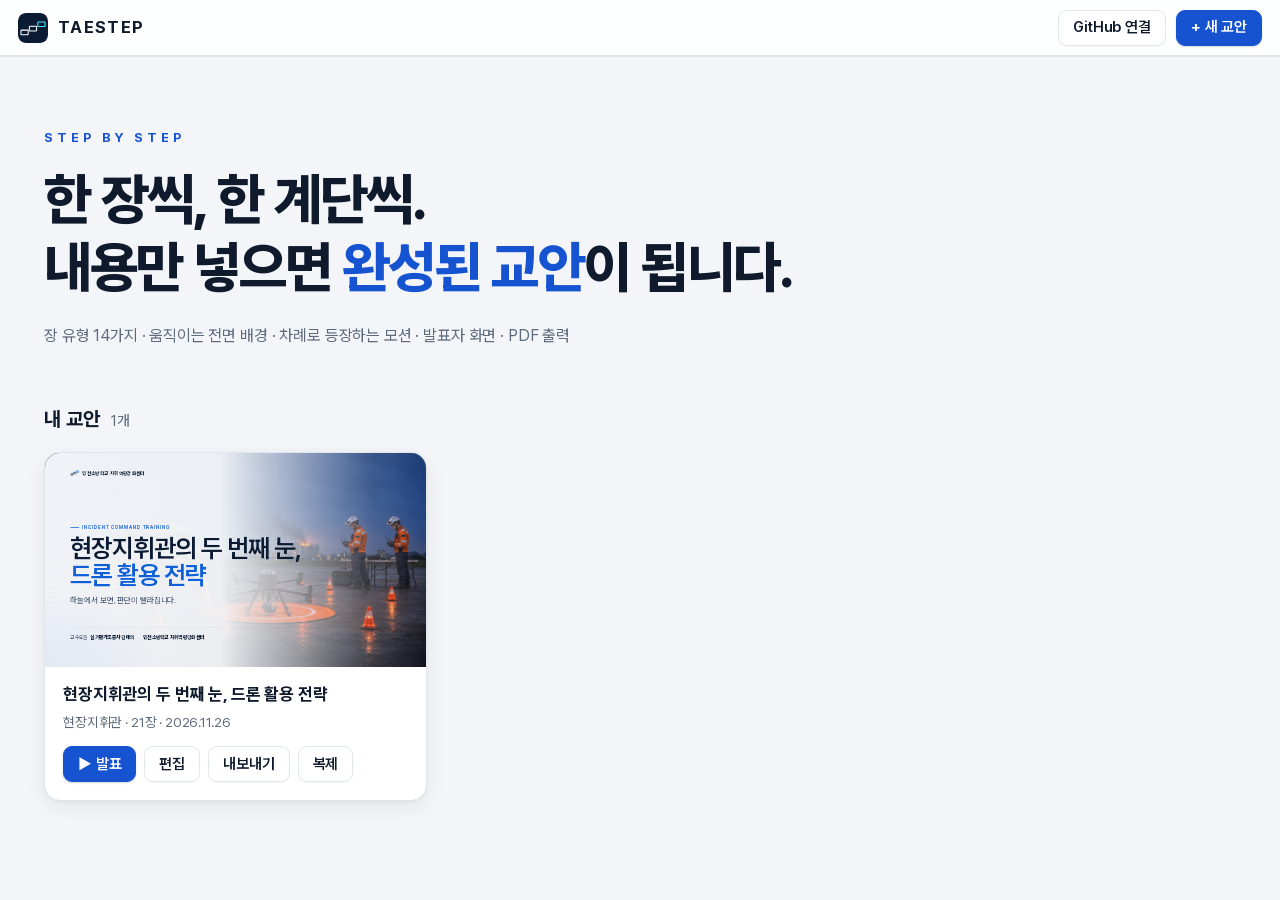
<file: taestep/index.html>
<!doctype html>
<html lang="ko">
<head>
<meta charset="utf-8"><meta name="viewport" content="width=device-width, initial-scale=1"><meta name="theme-color" content="#FFFFFF"><link rel="icon" href="icon.svg" type="image/svg+xml"><link rel="apple-touch-icon" href="icon-192.png"><link rel="manifest" href="manifest.webmanifest"><link rel="preload" href="ts/fonts/PretendardVariable.woff2" as="font" type="font/woff2" crossorigin><link rel="stylesheet" href="ts/fonts.css"><link rel="stylesheet" href="ts/engine.css"><link rel="stylesheet" href="ts/app.css">
<title>TAESTEP</title>
</head>
<body class="home">
<header class="top">
  <a class="brand" href="./"><img src="icon.svg" alt=""><b>TAESTEP</b></a>
  <span class="sp"></span>
  <button id="btGh" class="btn ghost">GitHub 연결</button>
  <button id="btInstall" class="btn ghost" hidden>앱으로 설치</button>
  <button id="btNew" class="btn pri">+ 새 교안</button>
</header>
<main class="home-main">
  <section class="hero">
    <p class="eyebrow">STEP BY STEP</p>
    <h1>한 장씩, 한 계단씩.<br>내용만 넣으면 <em>완성된 교안</em>이 됩니다.</h1>
    <p class="sub">장 유형 14가지 · 움직이는 전면 배경 · 차례로 등장하는 모션 · 발표자 화면 · PDF 출력</p>
  </section>
  <section>
    <div class="sec-head"><h2>내 교안</h2><span id="count" class="muted"></span></div>
    <div id="decks" class="deck-grid"><p class="muted">불러오는 중…</p></div>
  </section>
</main>
<div id="modal" class="modal" hidden></div>
<div id="toast" class="toast" hidden></div>
<script src="ts/icons.js"></script><script src="ts/engine.js"></script><script src="ts/store.js"></script><script src="ts/export.js"></script><script src="ts/home.js"></script>
</body>
</html>
</file>
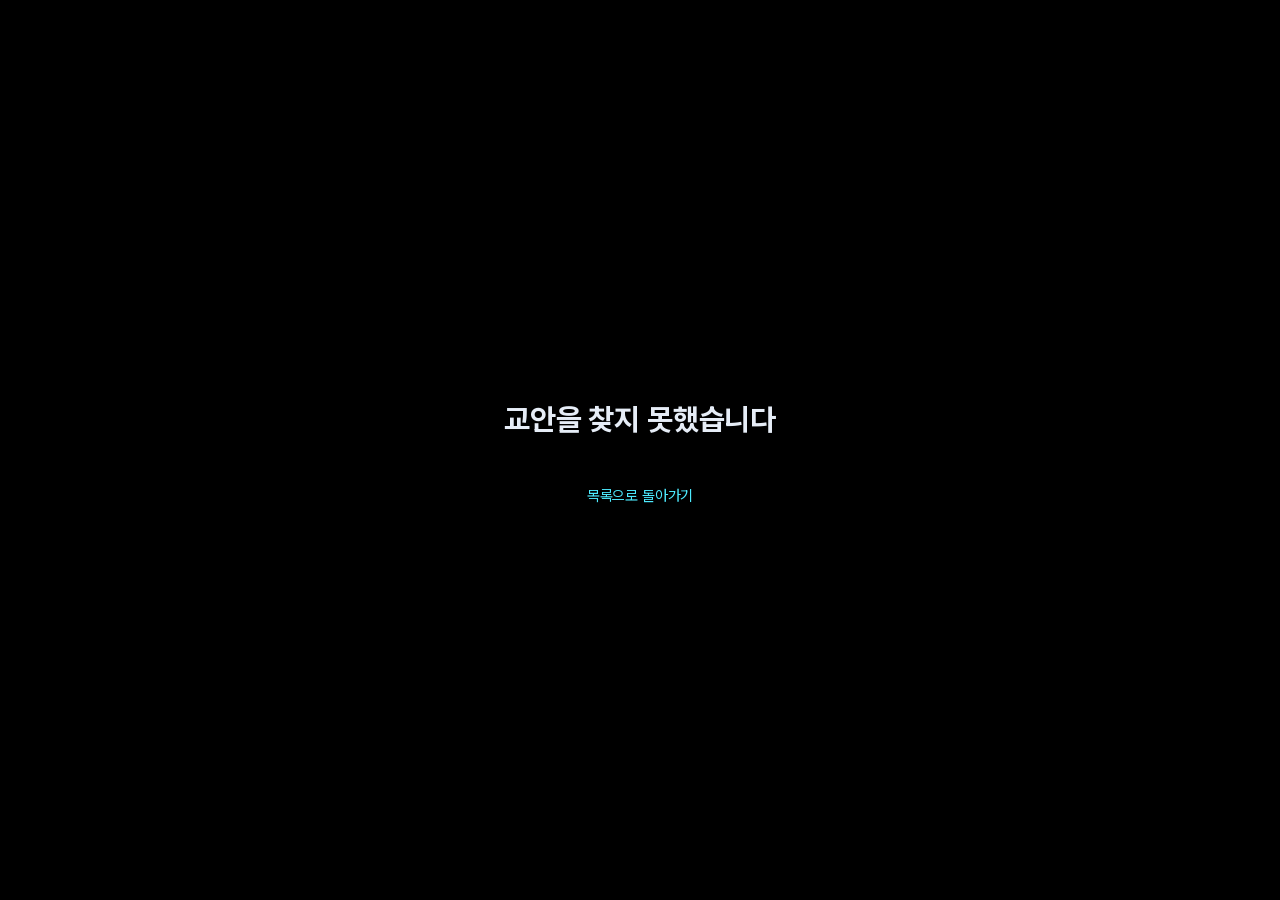
<file: taestep/play.html>
<!doctype html>
<html lang="ko">
<head>
<meta charset="utf-8"><meta name="viewport" content="width=device-width, initial-scale=1"><meta name="theme-color" content="#0B1B33"><link rel="icon" href="icon.svg" type="image/svg+xml"><link rel="apple-touch-icon" href="icon-192.png"><link rel="manifest" href="manifest.webmanifest"><link rel="preload" href="ts/fonts/PretendardVariable.woff2" as="font" type="font/woff2" crossorigin><link rel="stylesheet" href="ts/fonts.css"><link rel="stylesheet" href="ts/engine.css"><link rel="stylesheet" href="ts/app.css">
<title>TAESTEP 발표</title>
</head>
<body class="play">
<div id="wrap"><div id="stage" class="ts-stage ts-live"></div></div>
<div id="bar" class="play-bar">
  <button id="btPrev" title="이전 (←)">◀</button><span class="pg"><b id="pgNow">1</b> / <span id="pgAll">1</span></span><button id="btNext" title="다음 (→ · 스페이스)">▶</button>
  <i></i><button id="btGrid" title="전체 장 보기 (G)">전체 장</button><button id="btNotes" title="발표 노트 (N)">노트</button><button id="btPres" title="발표자 화면 (P)">발표자 화면</button><button id="btFull" title="전체 화면 (F)">전체 화면</button><button id="btExit" title="나가기 (Esc)">나가기</button>
</div>
<aside id="notes" class="play-notes" hidden><h4>발표 노트</h4><div id="notesText"></div></aside>
<div id="overview" class="play-ov" hidden><div class="ov-head"><b>전체 장</b><button id="ovClose">닫기 (Esc)</button></div><div class="ov-grid"></div></div>
<script src="ts/icons.js"></script><script src="ts/engine.js"></script><script src="ts/store.js"></script><script src="ts/play.js"></script>
</body>
</html>
</file>
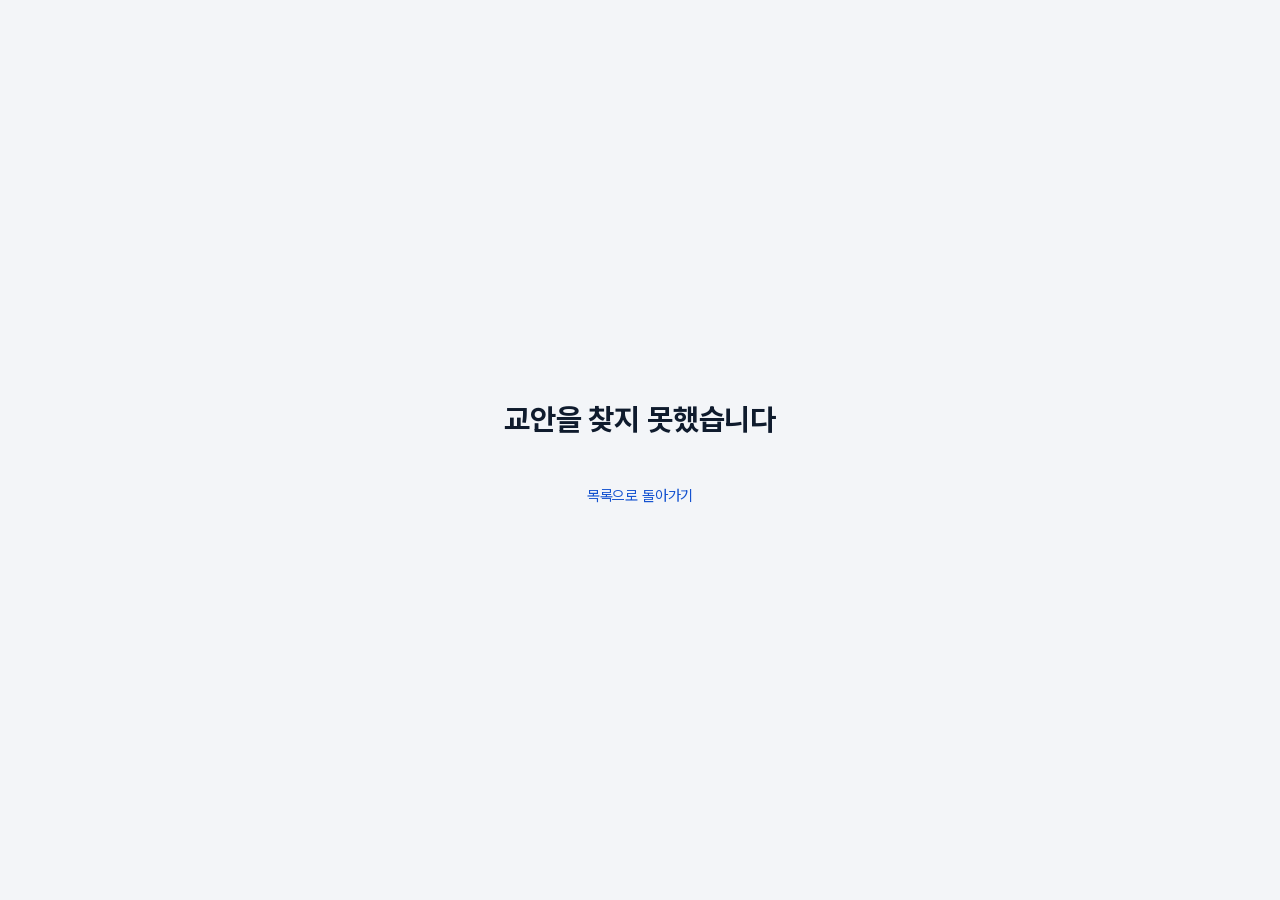
<file: taestep/studio.html>
<!doctype html>
<html lang="ko">
<head>
<meta charset="utf-8"><meta name="viewport" content="width=device-width, initial-scale=1"><meta name="theme-color" content="#FFFFFF"><link rel="icon" href="icon.svg" type="image/svg+xml"><link rel="apple-touch-icon" href="icon-192.png"><link rel="manifest" href="manifest.webmanifest"><link rel="preload" href="ts/fonts/PretendardVariable.woff2" as="font" type="font/woff2" crossorigin><link rel="stylesheet" href="ts/fonts.css"><link rel="stylesheet" href="ts/engine.css"><link rel="stylesheet" href="ts/app.css">
<title>TAESTEP 편집</title>
</head>
<body class="studio">
<header class="top">
  <a class="brand" href="./" title="교안 목록으로"><img src="icon.svg" alt=""><b>TAESTEP</b></a>
  <button id="btHome" class="btn ghost" title="교안 목록으로">← 목록</button>
  <input id="deckTitle" class="title-in" placeholder="교안 제목" spellcheck="false">
  <span id="state" class="state"></span>
  <span class="sp"></span>
  <button id="btUndo" class="btn ghost" title="되돌리기 (Ctrl+Z)">되돌리기</button>
  <button id="btRedo" class="btn ghost" title="다시 실행 (Ctrl+Y)">다시 실행</button>
  <button id="btMore" class="btn ghost">교안 설정</button>
  <button id="btExport" class="btn ghost" title="PPTX · PDF · 단독 HTML · 교안 파일 · 저장 이력">내보내기 ▾</button>
  <button id="btPlay" class="btn ghost" title="이 장부터 발표 (F5)">▶ 발표</button>
  <button id="btSave" class="btn pri" title="저장 (Ctrl+S)">저장</button>
</header>
<div class="studio-main">
  <aside class="rail"><div id="rail"></div><button id="btAdd" class="btn add">+ 장 추가</button></aside>
  <section class="canvas">
    <div id="tools" class="tools">
      <button data-tool="text" title="글상자 — 누른 뒤 넣을 자리를 클릭하거나 끌기">글상자</button><button data-tool="image" title="그림 (Ctrl+V · 끌어다 놓기도 됨)">그림</button><button data-tool="shape">도형</button><button data-tool="line">선</button><button data-tool="line:arrow">화살표</button><button data-tool="icon">아이콘</button><button data-tool="table">표</button><button data-tool="chart">차트</button>
      <i></i><button id="tCheck" title="글자 넘침 · 대비 · 작은 글자 · 여백을 찾아 고칩니다">디자인 점검</button><button id="tOutline" title="# 제목 / ## 장 / - 항목 / > 노트 형식의 개요로 장을 한꺼번에 만듭니다">개요로 만들기</button><button id="tFind" title="찾기 · 바꾸기 (Ctrl+F · Ctrl+H)">찾기</button>
      <i></i><button id="tSnap" title="다른 요소 · 화면 가운데 · 여백에 맞춰 붙음 (끌 때 Alt 로 잠깐 끄기)">자석</button><button id="tGrid" title="20px 격자에 맞추기">격자</button>
      <span class="sp"></span><button id="tExplode" title="장 유형으로 만든 장을 요소 단위로 풀어 자유롭게 고치기">요소로 풀기</button><button id="tHelp" title="단축키 (F1)">단축키</button>
    </div>
    <div class="canvas-in"><div id="view" class="view"></div></div>
    <div class="canvas-bar"><button id="btMotion" class="btn ghost">▶ 모션 보기</button><span class="sp"></span><button id="btUp" class="btn ghost" title="앞으로">↑</button><button id="btDown" class="btn ghost" title="뒤로">↓</button><button id="btHide" class="btn ghost" title="발표 · 인쇄에서 건너뛰기">숨기기</button><button id="btSec" class="btn ghost" title="장을 구역(챕터)으로 묶기">구역</button><button id="btDup" class="btn ghost">복제</button><button id="btDel" class="btn ghost danger">삭제</button></div>
  </section>
  <aside class="panel"><div class="tabs"><button data-tab="content" class="on">내용</button><button data-tab="el">요소</button><button data-tab="motion">모션</button><button data-tab="bg">배경</button><button data-tab="notes">노트</button></div><div id="panel" class="panel-body"></div></aside>
</div>
<div id="menu" class="menu" hidden></div>
<div id="modal" class="modal" hidden></div>
<div id="toast" class="toast" hidden></div>
<script src="ts/icons.js"></script><script src="ts/engine.js"></script><script src="ts/store.js"></script><script src="ts/export.js"></script><script src="ts/outline.js"></script><script src="ts/check.js"></script><script src="ts/edit.js"></script><script src="ts/studio.js"></script>
</body>
</html>
</file>
<file: taestep/ts/fonts.css>
/* Pretendard (SIL Open Font License 1.1) — 발표장 인터넷 사정과 상관없이 같은 글꼴로 보이게 앱에 넣어 둠 */
@font-face { font-family: 'Pretendard Variable'; font-weight: 45 920; font-style: normal; font-display: swap; src: url('fonts/PretendardVariable.woff2') format('woff2-variations'); }
</file>
<file: taestep/ts/engine.css>
/* TAESTEP 슬라이드 엔진 — 디자인 체계
   한 장은 1920×1080 고정 좌표로 그리고, 화면에 맞춰 통째로 확대·축소한다.
   장 유형(layout)마다 배치·글자 크기·여백이 정해져 있어, 내용만 넣어도 같은 품질이 나온다. */

/* ---------- 테마 ---------- */
.ts-slide {
  --font: 'Pretendard Variable', Pretendard, 'Noto Sans KR', 'Noto Sans CJK KR', 'Apple SD Gothic Neo', 'Malgun Gothic', system-ui, sans-serif;
  --mono: 'JetBrains Mono', 'SFMono-Regular', ui-monospace, Consolas, 'Noto Sans KR', monospace;
  --bg: #06101E; --bg2: #0B1B33; --fg: #EAF0F8; --title: #FFFFFF; --muted: #93A4BC;
  --line: rgba(255, 255, 255, .14); --card: rgba(11, 27, 51, .58); --card-line: rgba(255, 255, 255, .13);
  --accent: #4DEBFF; --accent-ink: #04121F; --shade: 6, 16, 30; --glow: rgba(77, 235, 255, .18);
}
.ts-slide.T-ember {
  --bg: #0A0A0D; --bg2: #18110E; --fg: #F2ECE6; --title: #FFFFFF; --muted: #A99C92;
  --card: rgba(28, 18, 13, .6); --accent: #FF7A29; --accent-ink: #1A0B02; --shade: 10, 10, 13; --glow: rgba(255, 122, 41, .2);
}
.ts-slide.T-paper {
  --bg: #F4F6FA; --bg2: #FFFFFF; --fg: #1B2A41; --title: #0B1B33; --muted: #5C6C84;
  --line: rgba(11, 27, 51, .14); --card: rgba(255, 255, 255, .86); --card-line: rgba(11, 27, 51, .12);
  --accent: #0E5FD8; --accent-ink: #FFFFFF; --shade: 244, 246, 250; --glow: rgba(14, 95, 216, .12);
}

/* ---------- 무대 ---------- */
.ts-stage { position: relative; width: 1920px; height: 1080px; transform-origin: 0 0; overflow: hidden; background: #000; }
.ts-slide {
  position: absolute; inset: 0; width: 1920px; height: 1080px; overflow: hidden; box-sizing: border-box;
  color: var(--fg); background: var(--bg); font-family: var(--font); font-size: 30px; line-height: 1.4;
  letter-spacing: -.012em; word-break: keep-all; overflow-wrap: break-word; -webkit-font-smoothing: antialiased;
}
.ts-slide *, .ts-slide *::before, .ts-slide *::after { box-sizing: border-box; }
.ts-slide em { font-style: normal; color: var(--accent); }
.ts-slide h1, .ts-slide h2, .ts-slide h3, .ts-slide p, .ts-slide ul, .ts-slide ol { margin: 0; padding: 0; }
.ts-slide li { list-style: none; }

/* ---------- 배경 ---------- */
.ts-bg, .ts-bg > * { position: absolute; inset: 0; }
.ts-bg-img { background-size: cover; background-position: center; will-change: transform; }
video.ts-bg-img { width: 100%; height: 100%; object-fit: cover; }
.ts-bg-zoom > .ts-bg-img { position: absolute; inset: 0; }
.ts-img { position: absolute; inset: 0; width: 100%; height: 100%; object-fit: cover; display: block; max-width: none; }
.ts-bg-shade { --dim: .7; }
.ts-bg-shade.tone-full { background: rgba(var(--shade), var(--dim)); }
.ts-bg-shade.tone-left { background: linear-gradient(90deg, rgba(var(--shade), calc(var(--dim) + .25)) 0%, rgba(var(--shade), var(--dim)) 38%, rgba(var(--shade), calc(var(--dim) * .25)) 72%, rgba(var(--shade), 0) 100%); }
.ts-bg-shade.tone-right { background: linear-gradient(270deg, rgba(var(--shade), calc(var(--dim) + .25)) 0%, rgba(var(--shade), var(--dim)) 38%, rgba(var(--shade), calc(var(--dim) * .25)) 72%, rgba(var(--shade), 0) 100%); }
.ts-bg-shade.tone-bottom { background: linear-gradient(0deg, rgba(var(--shade), calc(var(--dim) + .25)) 0%, rgba(var(--shade), var(--dim)) 30%, rgba(var(--shade), calc(var(--dim) * .2)) 62%, rgba(var(--shade), 0) 100%); }
.ts-bg-shade.tone-none { background: none; }
/* 밝은 테마(페이퍼): 글자 쪽은 거의 흰 면으로 덮고 반대쪽에서 사진이 또렷하게 드러난다 (어두운 글자가 사진 위에 직접 놓이지 않게) */
.ts-slide.T-paper .ts-bg-shade.tone-full { background: rgba(var(--shade), max(var(--dim), .9)); }
.ts-slide.T-paper .ts-bg-shade.tone-left { background: linear-gradient(90deg, rgba(var(--shade), .98) 0%, rgba(var(--shade), .96) 46%, rgba(var(--shade), .62) 64%, rgba(var(--shade), .14) 86%, rgba(var(--shade), 0) 100%); }
.ts-slide.T-paper .ts-bg-shade.tone-right { background: linear-gradient(270deg, rgba(var(--shade), .98) 0%, rgba(var(--shade), .96) 46%, rgba(var(--shade), .62) 64%, rgba(var(--shade), .14) 86%, rgba(var(--shade), 0) 100%); }
.ts-slide.T-paper .ts-bg-shade.tone-bottom { background: linear-gradient(0deg, rgba(var(--shade), .98) 0%, rgba(var(--shade), .95) 30%, rgba(var(--shade), .55) 48%, rgba(var(--shade), 0) 74%); }
.ts-slide.T-paper .ts-card { box-shadow: 0 1px 2px rgba(11, 27, 51, .05), 0 14px 36px rgba(11, 27, 51, .09); }
.ts-slide.T-paper .ts-prog { box-shadow: none; }
.ts-slide.T-paper .ts-lead { color: #46566E; }
/* 그림이 없어도 밋밋하지 않게: 천천히 움직이는 빛 + 가는 격자 + 가장자리 어둡게 */
.ts-bg-fx { pointer-events: none; }
.ts-bg-fx::before {
  content: ''; position: absolute; inset: -20%;
  background: radial-gradient(38% 42% at 78% 22%, var(--glow), transparent 70%), radial-gradient(34% 40% at 12% 88%, var(--glow), transparent 70%);
  opacity: .9;
}
.ts-bg-fx::after {
  content: ''; position: absolute; inset: 0;
  background-image: linear-gradient(var(--line) 1px, transparent 1px), linear-gradient(90deg, var(--line) 1px, transparent 1px);
  background-size: 96px 96px; opacity: .22;
  -webkit-mask-image: radial-gradient(90% 90% at 50% 50%, transparent 30%, #000 100%); mask-image: radial-gradient(90% 90% at 50% 50%, transparent 30%, #000 100%);
}
.ts-slide.has-img .ts-bg-fx::after { opacity: .1; }
.ts-slide.has-img .ts-bg-fx::before { opacity: .5; }
.ts-slide:not(.has-img) .ts-bg { background: linear-gradient(135deg, var(--bg2), var(--bg) 62%); }

/* ---------- 공통 틀 ---------- */
.ts-body { position: absolute; inset: 0; padding: 92px 128px 118px; display: flex; flex-direction: column; }
.ts-head { flex: none; margin-bottom: 40px; max-width: 1560px; }
.ts-kicker { display: flex; align-items: center; gap: 16px; font-size: 23px; font-weight: 600; letter-spacing: .16em; text-transform: uppercase; color: var(--accent); margin-bottom: 22px; }
.ts-kicker i { display: block; width: 44px; height: 4px; background: var(--accent); border-radius: 2px; }
.ts-title { font-size: calc(72px * var(--tz, 1)); font-weight: 600; line-height: 1.18; letter-spacing: -.035em; color: var(--title); text-wrap: balance; }
.ts-lead { margin-top: 20px; font-size: 34px; font-weight: 400; color: var(--muted); line-height: 1.45; text-wrap: pretty; }
.ts-main { flex: 1; min-height: 0; display: flex; flex-direction: column; justify-content: center; }
.ts-fit { width: 100%; }
.ts-source { position: absolute; left: 128px; right: 128px; bottom: 74px; font-size: 21px; color: var(--muted); opacity: .85; white-space: nowrap; overflow: hidden; text-overflow: ellipsis; }
.ts-foot { position: absolute; left: 128px; right: 128px; bottom: 30px; height: 30px; display: flex; align-items: center; gap: 14px; font-size: 19px; color: var(--muted); }
.ts-mark { display: flex; width: 34px; height: 24px; color: var(--title); flex: none; }
.ts-mark svg { width: 100%; height: 100%; }
.ts-foot-t { flex: 1; white-space: nowrap; overflow: hidden; text-overflow: ellipsis; letter-spacing: .01em; }
.ts-foot-n { font-family: var(--mono); font-weight: 600; letter-spacing: .08em; color: var(--fg); }
.ts-foot-n b { color: var(--accent); font-weight: 600; margin: 0 4px; }
.ts-prog { position: absolute; left: 0; bottom: 0; height: 5px; background: var(--accent); box-shadow: 0 0 18px var(--accent); }
.ts-card { background: var(--card); border: 1px solid var(--card-line); border-radius: 22px; -webkit-backdrop-filter: blur(14px) saturate(1.2); backdrop-filter: blur(14px) saturate(1.2); }

/* ---------- 표지 ---------- */
.L-cover .ts-body { justify-content: flex-end; padding-bottom: 132px; }
.L-cover .ts-org { position: absolute; top: 84px; left: 128px; display: flex; align-items: center; gap: 16px; font-size: 24px; font-weight: 600; letter-spacing: .04em; color: var(--fg); }
.L-cover .ts-org .ts-mark { width: 44px; height: 32px; }
.L-cover .ts-title { font-size: calc(128px * var(--tz, 1)); line-height: 1.06; letter-spacing: -.04em; max-width: 1400px; }
.L-cover .ts-lead { font-size: 40px; margin-top: 30px; color: var(--fg); opacity: .92; max-width: 1200px; }
.L-cover .ts-meta { margin-top: 54px; padding-top: 30px; border-top: 1px solid var(--line); display: flex; gap: 14px 44px; flex-wrap: wrap; font-size: 26px; color: var(--muted); max-width: 1300px; }
.L-cover .ts-meta b { color: var(--title); font-weight: 600; }
.L-cover .ts-foot, .L-cover .ts-prog { display: none; }

/* ---------- 장 구분 ---------- */
.L-section .ts-body { justify-content: center; }
.L-section .ts-num { font-family: var(--mono); font-size: 300px; font-weight: 600; line-height: .9; letter-spacing: -.04em; color: transparent; -webkit-text-stroke: 3px var(--accent); margin-left: -8px; opacity: .95; }
.L-section .ts-title { font-size: calc(112px * var(--tz, 1)); margin-top: 26px; max-width: 1400px; }
.L-section .ts-lead { font-size: 38px; margin-top: 26px; max-width: 1200px; }
.L-section .ts-stairs { position: absolute; right: 110px; bottom: 150px; width: 520px; height: 360px; color: var(--title); opacity: .38; }

/* ---------- 한 문장 ---------- */
.L-statement .ts-body { justify-content: center; }
.L-statement .ts-title { font-size: calc(108px * var(--tz, 1)); line-height: 1.2; max-width: 1560px; }
.L-statement .ts-lead { font-size: 40px; margin-top: 40px; max-width: 1300px; }
.L-statement .ts-kicker { margin-bottom: 40px; }

/* ---------- 항목 ---------- */
.L-bullets .ts-list { display: flex; flex-direction: column; }
.L-bullets .ts-item { display: flex; gap: 34px; align-items: baseline; padding: 20px 0; border-top: 1px solid var(--line); }
.L-bullets .ts-item:last-child { border-bottom: 1px solid var(--line); }
.L-bullets .ts-item .n { flex: none; width: 84px; font-family: var(--mono); font-size: 32px; font-weight: 600; color: var(--accent); }
.L-bullets .ts-item .t { font-size: 46px; font-weight: 600; color: var(--title); letter-spacing: -.02em; line-height: 1.25; }
.L-bullets .ts-item .d { margin-top: 6px; font-size: 31px; color: var(--muted); }

/* ---------- 숫자 ---------- */
.L-stat .ts-stats { display: grid; gap: 28px; grid-template-columns: repeat(var(--n, 3), 1fr); }
.L-stat .ts-stat { padding: 46px 40px 44px; min-height: 420px; position: relative; overflow: hidden; }
.L-stat .ts-stat::before { content: ''; position: absolute; left: 0; top: 0; width: 100%; height: 5px; background: linear-gradient(90deg, var(--accent), transparent); }
.L-stat .ts-stat .k { font-family: var(--mono); font-size: 24px; font-weight: 600; letter-spacing: .16em; color: var(--accent); }
.L-stat .ts-stat .v { display: flex; align-items: baseline; gap: 10px; margin-top: 14px; font-size: 150px; font-weight: 600; line-height: 1; letter-spacing: -.05em; color: var(--title); font-variant-numeric: tabular-nums; }
.L-stat .ts-stats[style*="--n:4"] .v { font-size: 128px; }
.L-stat .ts-stats[style*="--n:1"] { grid-template-columns: minmax(0, 1100px); }
.L-stat .ts-stats[style*="--n:1"] .ts-stat { min-height: 0; padding: 54px 60px; }
.L-stat .ts-stats[style*="--n:1"] .v { font-size: 260px; }
.L-stat .ts-stats[style*="--n:1"] .t { font-size: 44px; }
.L-stat .ts-stats[style*="--n:1"] .d { font-size: 32px; }
.L-stat .ts-stat .v small { font-size: .36em; font-weight: 600; letter-spacing: -.01em; color: var(--accent); }
.L-stat .ts-stat .t { margin-top: 26px; font-size: 38px; line-height: 1.25; font-weight: 600; color: var(--title); }
.L-stat .ts-stat .d { margin-top: 10px; font-size: 28px; color: var(--muted); }

/* ---------- 카드 ---------- */
.L-cards .ts-cards { display: grid; gap: 26px; grid-template-columns: repeat(var(--n, 3), 1fr); }
.L-cards .ts-cardi { padding: 44px 40px 46px; min-height: 460px; display: flex; flex-direction: column; }
.L-cards .ts-cardi .k { align-self: flex-start; font-family: var(--mono); font-size: 24px; font-weight: 600; letter-spacing: .04em; color: var(--accent-ink); background: var(--accent); padding: 5px 14px; border-radius: 8px; }
.L-cards .ts-cardi .t { margin-top: 32px; font-size: 46px; font-weight: 600; color: var(--title); letter-spacing: -.025em; line-height: 1.22; }
.L-cards .ts-cardi .d { margin-top: 20px; font-size: 30px; color: var(--fg); opacity: .86; line-height: 1.5; }

/* ---------- 좌우(글 + 그림) ---------- */
.L-split .ts-body { flex-direction: row; gap: 76px; align-items: stretch; }
.L-split.side-left .ts-body { flex-direction: row-reverse; }
.L-split .ts-col { flex: 1 1 0; min-width: 0; display: flex; flex-direction: column; justify-content: center; }
.L-split .ts-head { margin-bottom: 30px; }
.L-split .ts-title { font-size: calc(66px * var(--tz, 1)); }
.L-split .ts-text { font-size: 34px; line-height: 1.6; color: var(--fg); opacity: .92; }
.L-split .ts-points { margin-top: 26px; display: flex; flex-direction: column; gap: 16px; }
.L-split .ts-points li { position: relative; padding-left: 36px; font-size: 34px; line-height: 1.42; }
.L-split .ts-points li::before { content: ''; position: absolute; left: 0; top: .52em; width: 16px; height: 10px; border: 3px solid var(--accent); border-radius: 3px; }
.L-split .ts-points li b { color: var(--title); font-weight: 600; }
.L-split .ts-points li span { color: var(--muted); }
.L-split .ts-pic { flex: 1 1 0; min-width: 0; position: relative; border-radius: 26px; overflow: hidden; border: 1px solid var(--card-line); box-shadow: 0 40px 90px rgba(0, 0, 0, .45); background: var(--bg2); }

.L-split .ts-pic figcaption { position: absolute; left: 0; right: 0; bottom: 0; padding: 60px 30px 22px; font-size: 22px; color: #fff; background: linear-gradient(0deg, rgba(0, 0, 0, .72), transparent); }

/* ---------- 단계(계단) ---------- */
.L-steps .ts-main { justify-content: center; }
.L-steps .ts-steps { display: grid; gap: 22px; grid-template-columns: repeat(var(--n, 4), 1fr); align-items: end; }
.L-steps .ts-step { padding: 32px 30px 36px; min-height: 250px; margin-bottom: calc(var(--idx) * var(--lift, 52px)); position: relative; }
.L-steps .ts-step .n { font-family: var(--mono); font-size: 24px; font-weight: 600; letter-spacing: .16em; color: var(--accent); }
.L-steps .ts-step .t { margin-top: 16px; font-size: 40px; font-weight: 600; color: var(--title); letter-spacing: -.02em; line-height: 1.22; }
.L-steps .ts-step .d { margin-top: 12px; font-size: 28px; color: var(--muted); line-height: 1.45; }
.L-steps .ts-step.last { border-color: var(--accent); box-shadow: 0 0 0 1px var(--accent), 0 24px 70px var(--glow); }
.L-steps .ts-step.last .t { color: var(--accent); }

/* ---------- 비교 ---------- */
.L-compare .ts-cmp { display: grid; grid-template-columns: 1fr 1fr; gap: 30px; }
.L-compare .ts-side { padding: 50px 52px 56px; min-height: 480px; }
.L-compare .ts-side .k { font-size: 24px; font-weight: 600; letter-spacing: .12em; color: var(--muted); }
.L-compare .ts-side .t { margin-top: 12px; font-size: 58px; font-weight: 600; color: var(--title); letter-spacing: -.025em; }
.L-compare .ts-side ul { margin-top: 26px; display: flex; flex-direction: column; gap: 18px; }
.L-compare .ts-side li { position: relative; padding-left: 32px; font-size: 34px; line-height: 1.42; }
.L-compare .ts-side li::before { content: ''; position: absolute; left: 0; top: .6em; width: 14px; height: 3px; background: var(--muted); }
.L-compare .ts-side.b { border-color: var(--accent); box-shadow: 0 0 0 1px var(--accent), 0 24px 70px var(--glow); }
.L-compare .ts-side.b .k, .L-compare .ts-side.b .t { color: var(--accent); }
.L-compare .ts-side.b li::before { background: var(--accent); }

/* ---------- 인용 ---------- */
.L-quote .ts-body { justify-content: center; padding-left: 200px; padding-right: 200px; }
.L-quote .ts-q { font-family: Georgia, serif; font-size: 220px; line-height: .6; color: var(--accent); height: 110px; }
.L-quote .ts-title { font-size: calc(76px * var(--tz, 1)); font-weight: 600; line-height: 1.34; }
.L-quote .ts-by { margin-top: 44px; display: flex; align-items: center; gap: 18px; font-size: 30px; color: var(--muted); }
.L-quote .ts-by::before { content: ''; width: 60px; height: 3px; background: var(--accent); }

/* ---------- 진행 순서 ---------- */
.L-agenda .ts-rows { display: flex; flex-direction: column; position: relative; }
.L-agenda .ts-rows::before { content: ''; position: absolute; left: 196px; top: 18px; bottom: 18px; width: 2px; background: var(--line); }
.L-agenda .ts-row { display: flex; align-items: baseline; gap: 0; padding: 24px 0; }
.L-agenda .ts-row .k { flex: none; width: 170px; font-family: var(--mono); font-size: 34px; font-weight: 600; color: var(--accent); letter-spacing: .04em; }
.L-agenda .ts-row .dot { flex: none; width: 70px; position: relative; align-self: stretch; }
.L-agenda .ts-row .dot::before { content: ''; position: absolute; left: 18px; top: .55em; width: 18px; height: 12px; border: 3px solid var(--accent); border-radius: 3px; background: var(--bg); }
.L-agenda .ts-row .t { font-size: 48px; font-weight: 600; color: var(--title); letter-spacing: -.02em; }
.L-agenda .ts-row .d { margin-top: 6px; font-size: 31px; color: var(--muted); }

/* ---------- 표 ---------- */
.L-table table { width: 100%; border-collapse: separate; border-spacing: 0; font-size: 32px; overflow: hidden; }
.L-table th { text-align: left; padding: 22px 30px; font-size: 27px; font-weight: 600; letter-spacing: .04em; color: var(--accent); background: rgba(var(--shade), .5); border-bottom: 2px solid var(--accent); }
.L-table td { padding: 26px 30px; border-bottom: 1px solid var(--line); vertical-align: top; line-height: 1.4; }
.L-table tr:last-child td { border-bottom: 0; }
.L-table td:first-child { font-weight: 600; color: var(--title); }

/* ---------- 사진 ---------- */
.L-photo .ts-body { justify-content: flex-end; padding-bottom: 130px; }
.L-photo .ts-title { font-size: calc(72px * var(--tz, 1)); max-width: 1400px; }
.L-photo .ts-lead { font-size: 32px; color: var(--fg); }

/* ---------- 마무리 ---------- */
.L-closing .ts-body { justify-content: center; align-items: center; text-align: center; }
.L-closing .ts-kicker { justify-content: center; }
.L-closing .ts-kicker i { display: none; }
.L-closing .ts-title { font-size: calc(104px * var(--tz, 1)); line-height: 1.16; max-width: 1560px; }
.L-closing .ts-lead { font-size: 40px; margin-top: 30px; }
.L-closing .ts-chips { margin-top: 62px; display: grid; grid-template-columns: repeat(var(--n, 3), auto); gap: 20px; justify-content: center; max-width: 1660px; }
.L-closing .ts-chip { padding: 26px 36px; border-radius: 18px; font-size: 34px; font-weight: 600; text-align: left; display: flex; gap: 16px; align-items: baseline; }
.L-closing .ts-chip .n { font-family: var(--mono); font-size: 25px; font-weight: 600; color: var(--accent); }
.L-closing .ts-meta { margin-top: 56px; font-size: 28px; color: var(--muted); }

/* ---------- 자유 요소 (글상자 · 그림 · 도형 · 선 · 아이콘 · 표 · 차트) ---------- */
.ts-els { position: absolute; inset: 0; pointer-events: none; }
.ts-el { position: absolute; pointer-events: auto; }
.ts-el .tx { width: 100%; height: 100%; display: flex; flex-direction: column; overflow: visible; }
.ts-el .tx-in { width: 100%; outline: none; min-height: 1em; flex: none; }
.ts-el .tx-in ul, .ts-el .tx-in ol { padding-left: 1.3em; }
.ts-el .tx-in ul > li { list-style: disc; } .ts-el .tx-in ol > li { list-style: decimal; }
.ts-el .tx-in li::marker { color: var(--accent); }
.ts-el .tx-in mark { background: var(--accent); color: var(--accent-ink); padding: 0 .12em; border-radius: .12em; }
.ts-el-shape .ts-shp { position: absolute; inset: 0; width: 100%; height: 100%; }
.ts-el-shape .sh-tx { position: absolute; inset: 0; justify-content: center; padding: 14px 20px; }
.ts-imgbox { position: absolute; inset: 0; overflow: hidden; background: rgba(var(--shade), .5); }
.ts-ph { position: absolute; inset: 0; display: flex; align-items: center; justify-content: center; font-size: 26px; color: var(--muted); border: 2px dashed var(--line); border-radius: inherit; }
.ts-el-line { pointer-events: none; } .ts-el-line .hit { pointer-events: stroke; }
.ts-ico, .ts-chart { width: 100%; height: 100%; display: block; }
.ts-chart text { font-family: var(--font); }
.ts-tbl { width: 100%; height: 100%; border-collapse: separate; border-spacing: 0; overflow: hidden; table-layout: fixed; }
.ts-tbl td { padding: .55em .8em; border-bottom: 1px solid var(--line); vertical-align: middle; line-height: 1.35; outline: none; }
.ts-tbl tr:last-child td { border-bottom: 0; }
.ts-tbl.head tr:first-child td { font-weight: 600; color: var(--accent); background: rgba(var(--shade), .5); border-bottom: 2px solid var(--accent); }
.ts-tbl.stripe tr:nth-child(even) td { background: rgba(127, 127, 127, .09); }
.ts-el.is-hidden { opacity: .25; }

/* ---------- 모션 ---------- */
@keyframes ts-rise { from { opacity: 0; transform: translate3d(0, 34px, 0); filter: blur(10px); } to { opacity: 1; transform: none; filter: blur(0); } }
@keyframes ts-pop { from { opacity: 0; transform: translate3d(0, 26px, 0) scale(.97); } to { opacity: 1; transform: none; } }
@keyframes ts-grow { from { transform: scaleX(0); } to { transform: scaleX(1); } }
@keyframes kb-zoom-in { from { transform: scale(1.02); } to { transform: scale(calc(1.02 + .14 * var(--kb-amt, 1))); } }
@keyframes kb-zoom-out { from { transform: scale(calc(1.02 + .16 * var(--kb-amt, 1))); } to { transform: scale(1.02); } }
@keyframes kb-pan-left { from { transform: scale(calc(1.04 + .1 * var(--kb-amt, 1))) translate3d(calc(3.5% * var(--kb-amt, 1)), 0, 0); } to { transform: scale(calc(1.04 + .1 * var(--kb-amt, 1))) translate3d(calc(-3.5% * var(--kb-amt, 1)), 0, 0); } }
@keyframes kb-pan-right { from { transform: scale(calc(1.04 + .1 * var(--kb-amt, 1))) translate3d(calc(-3.5% * var(--kb-amt, 1)), 0, 0); } to { transform: scale(calc(1.04 + .1 * var(--kb-amt, 1))) translate3d(calc(3.5% * var(--kb-amt, 1)), 0, 0); } }
@keyframes kb-rise { from { transform: scale(calc(1.04 + .1 * var(--kb-amt, 1))) translate3d(0, calc(3% * var(--kb-amt, 1)), 0); } to { transform: scale(calc(1.04 + .1 * var(--kb-amt, 1))) translate3d(0, calc(-3% * var(--kb-amt, 1)), 0); } }
@keyframes kb-fall { from { transform: scale(calc(1.04 + .1 * var(--kb-amt, 1))) translate3d(0, calc(-3% * var(--kb-amt, 1)), 0); } to { transform: scale(calc(1.04 + .1 * var(--kb-amt, 1))) translate3d(0, calc(3% * var(--kb-amt, 1)), 0); } }
@keyframes fx-drift { from { transform: translate3d(-3%, -2%, 0) rotate(0deg); } to { transform: translate3d(3%, 2%, 0) rotate(6deg); } }
@keyframes ts-leave { from { opacity: 1; } to { opacity: 0; } }
@keyframes t-fade-in { from { opacity: 0; } to { opacity: 1; } }
@keyframes t-hold { from { opacity: 1; } to { opacity: 1; } }
@keyframes t-from-right { from { transform: translate3d(100%, 0, 0); } to { transform: none; } }
@keyframes t-from-left { from { transform: translate3d(-100%, 0, 0); } to { transform: none; } }
@keyframes t-to-left { from { transform: none; } to { transform: translate3d(-100%, 0, 0); } }
@keyframes t-to-right { from { transform: none; } to { transform: translate3d(100%, 0, 0); } }
@keyframes t-from-bottom { from { transform: translate3d(0, 100%, 0); } to { transform: none; } }
@keyframes t-from-top { from { transform: translate3d(0, -100%, 0); } to { transform: none; } }
@keyframes t-to-top { from { transform: none; } to { transform: translate3d(0, -100%, 0); } }
@keyframes t-to-bottom { from { transform: none; } to { transform: translate3d(0, 100%, 0); } }
@keyframes t-wipe { from { clip-path: inset(0 100% 0 0); } to { clip-path: inset(0 0 0 0); } }
@keyframes t-wipe-back { from { clip-path: inset(0 0 0 100%); } to { clip-path: inset(0 0 0 0); } }
@keyframes t-zoom-in { from { opacity: 0; transform: scale(1.12); } to { opacity: 1; transform: none; } }
@keyframes t-zoom-out { from { opacity: 1; transform: none; } to { opacity: 0; transform: scale(.94); } }
@keyframes t-blur-in { from { opacity: 0; filter: blur(26px); } to { opacity: 1; filter: blur(0); } }
@keyframes t-blur-out { from { opacity: 1; filter: blur(0); } to { opacity: 0; filter: blur(26px); } }
/* 요소 등장 */
@keyframes a-rise { from { opacity: 0; transform: translate3d(0, 46px, 0); } to { opacity: 1; transform: none; } }
@keyframes a-fade { from { opacity: 0; } to { opacity: 1; } }
@keyframes a-drop { from { opacity: 0; transform: translate3d(0, -60px, 0); } to { opacity: 1; transform: none; } }
@keyframes a-left { from { opacity: 0; transform: translate3d(-120px, 0, 0); } to { opacity: 1; transform: none; } }
@keyframes a-right { from { opacity: 0; transform: translate3d(120px, 0, 0); } to { opacity: 1; transform: none; } }
@keyframes a-zoom { from { opacity: 0; transform: scale(.72); } to { opacity: 1; transform: none; } }
@keyframes a-pop { 0% { opacity: 0; transform: scale(.5); } 62% { opacity: 1; transform: scale(1.08); } 100% { opacity: 1; transform: none; } }
@keyframes a-wipe { from { opacity: 1; clip-path: inset(0 100% 0 0); } to { opacity: 1; clip-path: inset(0 -20% 0 0); } }
@keyframes a-blur { from { opacity: 0; filter: blur(22px); } to { opacity: 1; filter: blur(0); } }
@keyframes a-flip { from { opacity: 0; transform: perspective(1400px) rotateX(78deg); } to { opacity: 1; transform: perspective(1400px) rotateX(0); } }
/* 강조 · 사라지기 */
@keyframes e-pulse { 0%, 100% { transform: none; } 50% { transform: scale(1.09); } }
@keyframes e-shake { 0%, 100% { transform: none; } 20%, 60% { transform: translate3d(-14px, 0, 0); } 40%, 80% { transform: translate3d(14px, 0, 0); } }
@keyframes e-glow { 0%, 100% { filter: none; } 50% { filter: drop-shadow(0 0 26px var(--accent)) brightness(1.25); } }
@keyframes e-blink { 0%, 100% { opacity: 1; } 50% { opacity: .15; } }
@keyframes x-fade { from { opacity: 1; } to { opacity: 0; } }
@keyframes x-fall { from { opacity: 1; transform: none; } to { opacity: 0; transform: translate3d(0, 90px, 0) rotate(4deg); } }
@keyframes x-zoom { from { opacity: 1; transform: none; } to { opacity: 0; transform: scale(.6); } }

/* 발표 화면: 지금 장만 보이고, 들어올 때 요소가 차례로 올라온다 */
.ts-live .ts-slide { visibility: hidden; opacity: 0; }
.ts-live .ts-slide.is-active { visibility: visible; opacity: 1; z-index: 2; animation: t-fade-in .7s ease both; }
.ts-live .ts-slide.is-leaving { visibility: visible; z-index: 1; animation: ts-leave .7s ease both; }
/* 장 넘김 효과 (data-tr = 들어오는 장, data-leave = 나가는 장, .back = 뒤로 갈 때) */
.ts-live .ts-slide.is-active[data-tr="none"], .ts-live .ts-slide.is-active[data-tr="morph"] { animation: none; }
.ts-live .ts-slide.is-leaving[data-leave="none"] { animation: none; visibility: hidden; }
.ts-live .ts-slide.is-active[data-tr="slide"] { animation: t-from-right .85s cubic-bezier(.3, .7, .2, 1) both; } .ts-live .ts-slide.is-active.back[data-tr="slide"] { animation-name: t-from-left; }
.ts-live .ts-slide.is-leaving[data-leave="slide"] { animation: t-to-left .85s cubic-bezier(.3, .7, .2, 1) both; } .ts-live .ts-slide.is-leaving.back[data-leave="slide"] { animation-name: t-to-right; }
.ts-live .ts-slide.is-active[data-tr="up"] { animation: t-from-bottom .85s cubic-bezier(.3, .7, .2, 1) both; } .ts-live .ts-slide.is-active.back[data-tr="up"] { animation-name: t-from-top; }
.ts-live .ts-slide.is-leaving[data-leave="up"] { animation: t-to-top .85s cubic-bezier(.3, .7, .2, 1) both; } .ts-live .ts-slide.is-leaving.back[data-leave="up"] { animation-name: t-to-bottom; }
.ts-live .ts-slide.is-active[data-tr="cover"] { animation: t-from-right .8s cubic-bezier(.3, .7, .2, 1) both; box-shadow: -40px 0 80px rgba(0, 0, 0, .5); } .ts-live .ts-slide.is-active.back[data-tr="cover"] { animation-name: t-from-left; }
.ts-live .ts-slide.is-active[data-tr="wipe"] { animation: t-wipe .9s cubic-bezier(.4, .6, .2, 1) both; } .ts-live .ts-slide.is-active.back[data-tr="wipe"] { animation-name: t-wipe-back; }
.ts-live .ts-slide.is-leaving[data-leave="cover"], .ts-live .ts-slide.is-leaving[data-leave="wipe"] { animation: t-hold .9s linear both; }
.ts-live .ts-slide.is-active[data-tr="zoom"] { animation: t-zoom-in .8s cubic-bezier(.3, .7, .2, 1) both; } .ts-live .ts-slide.is-leaving[data-leave="zoom"] { animation: t-zoom-out .8s ease both; }
.ts-live .ts-slide.is-active[data-tr="blur"] { animation: t-blur-in .9s ease both; } .ts-live .ts-slide.is-leaving[data-leave="blur"] { animation: t-blur-out .9s ease both; }
/* 모핑: 앞 장은 배경만 남아 흐려지고, 같은 요소는 자리 · 크기가 이어진다 */
.ts-live .ts-slide.is-leaving[data-leave="morph"] > :not(.ts-bg) { visibility: hidden; }
.ts-live .ts-slide.is-active.morphing > .ts-bg { animation: t-fade-in .7s ease both; }
.ts-live .ts-slide .in, .ts-live .ts-slide [data-step] { opacity: 0; }
.ts-live .ts-slide.is-active .in { animation: ts-rise .95s cubic-bezier(.2, .7, .2, 1) both; animation-delay: calc(var(--i, 0) * 95ms + 220ms); }
/* 요소별 모션: 효과(data-anim) · 속도(--dur) · 지연(--delay) */
.ts-live .ts-slide.is-active .ts-el.in { animation-duration: var(--dur, .8s); animation-delay: calc(var(--i, 0) * 95ms + 220ms + var(--delay, 0s)); }
.ts-live .ts-slide.is-active .ts-el[data-step].on { animation-duration: var(--dur, .8s); animation-delay: var(--delay, 0s); }
.ts-live .ts-slide.is-active .ts-el[data-anim="rise"].in, .ts-live .ts-slide.is-active .ts-el[data-anim="rise"].on { animation-name: a-rise; }
.ts-live .ts-slide.is-active .ts-el[data-anim="fade"].in, .ts-live .ts-slide.is-active .ts-el[data-anim="fade"].on { animation-name: a-fade; animation-timing-function: ease; }
.ts-live .ts-slide.is-active .ts-el[data-anim="drop"].in, .ts-live .ts-slide.is-active .ts-el[data-anim="drop"].on { animation-name: a-drop; }
.ts-live .ts-slide.is-active .ts-el[data-anim="left"].in, .ts-live .ts-slide.is-active .ts-el[data-anim="left"].on { animation-name: a-left; }
.ts-live .ts-slide.is-active .ts-el[data-anim="right"].in, .ts-live .ts-slide.is-active .ts-el[data-anim="right"].on { animation-name: a-right; }
.ts-live .ts-slide.is-active .ts-el[data-anim="zoom"].in, .ts-live .ts-slide.is-active .ts-el[data-anim="zoom"].on { animation-name: a-zoom; }
.ts-live .ts-slide.is-active .ts-el[data-anim="pop"].in, .ts-live .ts-slide.is-active .ts-el[data-anim="pop"].on { animation-name: a-pop; animation-timing-function: ease-out; }
.ts-live .ts-slide.is-active .ts-el[data-anim="wipe"].in, .ts-live .ts-slide.is-active .ts-el[data-anim="wipe"].on { animation-name: a-wipe; animation-timing-function: cubic-bezier(.4, .6, .2, 1); }
.ts-live .ts-slide.is-active .ts-el[data-anim="blur"].in, .ts-live .ts-slide.is-active .ts-el[data-anim="blur"].on { animation-name: a-blur; animation-timing-function: ease; }
.ts-live .ts-slide.is-active .ts-el[data-anim="flip"].in, .ts-live .ts-slide.is-active .ts-el[data-anim="flip"].on { animation-name: a-flip; }
.ts-live .ts-slide.is-active .ts-el[data-anim="none"].in, .ts-live .ts-slide.is-active .ts-el[data-anim="none"].on { animation-name: a-fade; animation-duration: 1ms; animation-delay: var(--delay, 0s); }
.ts-live .ts-slide .ts-el.done { opacity: 1; }
.ts-live .ts-slide.is-active .ts-el.done { animation: none; }
.ts-live .ts-slide.is-active .ts-el.done.em[data-emph="pulse"] { animation: e-pulse .7s ease-in-out 2; }
.ts-live .ts-slide.is-active .ts-el.done.em[data-emph="shake"] { animation: e-shake .6s ease-in-out 1; }
.ts-live .ts-slide.is-active .ts-el.done.em[data-emph="glow"] { animation: e-glow 1s ease-in-out 2; }
.ts-live .ts-slide.is-active .ts-el.done.em[data-emph="blink"] { animation: e-blink .5s ease-in-out 3; }
.ts-live .ts-slide.is-active .ts-el.out { animation: x-fade .5s ease both; }
.ts-live .ts-slide.is-active .ts-el.out[data-exit-anim="fall"] { animation: x-fall .6s ease-in both; }
.ts-live .ts-slide.is-active .ts-el.out[data-exit-anim="zoom"] { animation: x-zoom .5s ease-in both; }
.ts-live .ts-slide.is-active .ts-el.out[data-exit-anim="none"], .ts-live .ts-slide.is-active .ts-el.out.quick { animation: none; opacity: 0; }
.ts-live .ts-slide.is-active [data-step].on { animation: ts-pop .7s cubic-bezier(.2, .7, .2, 1) both; }
.ts-live .ts-slide.is-active [data-step].on.quick { animation: none; opacity: 1; }
.ts-live .ts-slide.is-active .ts-kicker i { transform-origin: 0 50%; animation: ts-grow .8s cubic-bezier(.2, .7, .2, 1) .35s both; }
.ts-live .ts-slide.is-active .kb-zoom-in { animation: kb-zoom-in var(--kb-dur, 30s) ease-out both; }
.ts-live .ts-slide.is-active .kb-zoom-out { animation: kb-zoom-out var(--kb-dur, 30s) ease-out both; }
.ts-live .ts-slide.is-active .kb-pan-left { animation: kb-pan-left var(--kb-dur, 30s) ease-in-out both; }
.ts-live .ts-slide.is-active .kb-pan-right { animation: kb-pan-right var(--kb-dur, 30s) ease-in-out both; }
.ts-live .ts-slide.is-active .kb-rise { animation: kb-rise var(--kb-dur, 30s) ease-in-out both; }
.ts-live .ts-slide.is-active .kb-fall { animation: kb-fall var(--kb-dur, 30s) ease-in-out both; }
.ts-live .ts-slide.is-active .ts-bg-fx::before { animation: fx-drift 16s ease-in-out infinite alternate; }
.ts-live .ts-prog { transition: width .6s ease; }
.ts-live.no-motion .ts-slide.is-active *, .ts-live.no-motion .ts-slide.is-active { animation: none !important; }
.ts-live.no-motion .ts-slide .in, .ts-live.no-motion .ts-slide [data-step].on { opacity: 1; }
.ts-live.no-motion .ts-slide .ts-el.out { opacity: 0; }
@media (prefers-reduced-motion: reduce) {
  .ts-live .ts-slide.is-active .ts-bg-img, .ts-live .ts-slide.is-active .ts-bg-fx::before { animation: none !important; }
}
/* 작은 그림(목록·편집 미리보기): 움직임 없이 전부 보이게 */
.ts-thumb { position: relative; overflow: hidden; background: #000; aspect-ratio: 16 / 9; }
.ts-thumb > .ts-slide { transform-origin: 0 0; }
.ts-thumb .ts-card { -webkit-backdrop-filter: none; backdrop-filter: none; }

/* 인쇄(PDF): 한 장이 한 쪽 */
@media print {
  html, body { margin: 0 !important; background: #fff !important; }
  .ts-print .ts-slide { position: relative; break-after: page; page-break-after: always; -webkit-print-color-adjust: exact; print-color-adjust: exact; }
  .ts-print .ts-card { -webkit-backdrop-filter: none; backdrop-filter: none; }
}


/* 유인물(노트 포함) 인쇄 — A4 세로 한 쪽에 슬라이드 + 노트 */
body.ts-handout { margin: 0; background: #fff; color: #111; font-family: 'Pretendard Variable', Pretendard, 'Malgun Gothic', sans-serif; }
.ho-page { width: 210mm; height: 297mm; padding: 14mm 14mm 12mm; box-sizing: border-box; overflow: hidden; break-after: page; page-break-after: always; display: flex; flex-direction: column; }
.ho-page > header { display: flex; justify-content: space-between; font-size: 10pt; color: #555; padding-bottom: 3mm; margin-bottom: 5mm; border-bottom: 1px solid #ccc; } .ho-page > header b { color: #111; }
.ho-pic { width: 182mm; height: 102.375mm; overflow: hidden; outline: 1px solid #bbb; flex: none; -webkit-print-color-adjust: exact; print-color-adjust: exact; }
.ho-pic .ts-slide { position: relative; }
.ho-pic .ts-card { -webkit-backdrop-filter: none; backdrop-filter: none; }
.ho-page > h4 { margin: 7mm 0 2mm; font-size: 10pt; letter-spacing: .08em; color: #0E5FD8; }
.ho-notes { flex: 1; overflow: hidden; white-space: pre-wrap; font-size: 11pt; line-height: 1.65; }
</file>
<file: taestep/ts/app.css>
/* TAESTEP 앱 화면(첫 화면 · 편집 · 발표 도구) — 슬라이드 자체의 디자인은 engine.css */
/* 앱 화면은 밝은 바탕(흰색 · 차가운 회색 · 남색 글자 · 파란 강조). 발표 화면과 발표자 화면만 어두운 바탕을 쓴다. */
:root {
  color-scheme: light;
  --a-bg: #F3F5F8; --a-bg2: #FFFFFF; --a-panel: #FFFFFF; --a-line: #E1E6ED; --a-line2: #C9D1DC; --a-fg: #0F1B2D; --a-muted: #5D6A7C;
  --a-accent: #1553D0; --a-accent-ink: #FFFFFF; --a-accent-hover: #0E41A8; --a-accent-soft: rgba(21, 83, 208, .08); --a-accent-line: rgba(21, 83, 208, .45);
  --a-danger: #C4271D; --a-warn: #A35A00; --a-warn-soft: rgba(163, 90, 0, .32);
  --a-hover: rgba(15, 27, 45, .055); --a-field: #FFFFFF; --a-sunken: #F6F8FA; --a-canvas: #E6EAF0; --a-top: rgba(255, 255, 255, .92); --a-veil: rgba(15, 27, 45, .42);
  --a-shadow: 0 1px 2px rgba(15, 27, 45, .05), 0 6px 20px rgba(15, 27, 45, .07); --a-shadow-lg: 0 24px 64px rgba(15, 27, 45, .22); --ed: #2F8BFF;
  --a-font: 'Pretendard Variable', Pretendard, 'Noto Sans KR', 'Apple SD Gothic Neo', 'Malgun Gothic', system-ui, sans-serif;
}
body.play, body.presenter {
  color-scheme: dark;
  --a-bg: #06101E; --a-bg2: #0B1B33; --a-panel: #0E2140; --a-line: rgba(255, 255, 255, .11); --a-line2: rgba(255, 255, 255, .22); --a-fg: #E6EDF7; --a-muted: #8FA1B8;
  --a-accent: #4DEBFF; --a-accent-ink: #04121F; --a-accent-hover: #7AF1FF; --a-accent-soft: rgba(77, 235, 255, .16); --a-accent-line: rgba(77, 235, 255, .5);
  --a-danger: #FF7B7B; --a-warn: #FFC56B; --a-warn-soft: rgba(255, 197, 107, .4);
  --a-hover: rgba(255, 255, 255, .1); --a-field: rgba(0, 0, 0, .28); --a-sunken: rgba(0, 0, 0, .18); --a-canvas: #030A14; --a-top: rgba(6, 16, 30, .86); --a-veil: rgba(2, 8, 16, .7);
  --a-shadow: 0 8px 24px rgba(0, 0, 0, .4); --a-shadow-lg: 0 30px 80px rgba(0, 0, 0, .5);
}
* { box-sizing: border-box; }
html, body { margin: 0; height: 100%; }
body { background: var(--a-bg); color: var(--a-fg); font-family: var(--a-font); font-size: 15px; line-height: 1.5; letter-spacing: -.01em; word-break: keep-all; -webkit-font-smoothing: antialiased; }
a { color: inherit; text-decoration: none; }
button, input, select, textarea { font: inherit; color: inherit; letter-spacing: inherit; }
[hidden] { display: none !important; }
.sp { flex: 1; }
.muted { color: var(--a-muted); } .small { font-size: 13px; }

.btn { display: inline-flex; align-items: center; justify-content: center; gap: 6px; height: 36px; padding: 0 14px; border-radius: 9px; border: 1px solid var(--a-line); background: transparent; cursor: pointer; font-weight: 600; white-space: nowrap; transition: background .15s, border-color .15s; }
.btn:hover { background: var(--a-hover); border-color: var(--a-line2); }
.btn.pri { background: var(--a-accent); border-color: var(--a-accent); color: var(--a-accent-ink); }
.btn.pri:hover { background: var(--a-accent-hover); }
.btn.danger { color: var(--a-danger); } .btn.ok { color: var(--a-accent); border-color: var(--a-accent-line); }
.btn.wide { width: 100%; } .btn:disabled { opacity: .5; cursor: default; }
.btn:focus-visible, input:focus-visible, select:focus-visible, textarea:focus-visible, button:focus-visible, a:focus-visible { outline: 2px solid var(--a-accent); outline-offset: 2px; }

.top { height: 56px; display: flex; align-items: center; gap: 10px; padding: 0 18px; border-bottom: 1px solid var(--a-line); background: var(--a-top); -webkit-backdrop-filter: blur(12px); backdrop-filter: blur(12px); position: sticky; top: 0; z-index: 20; }
.brand { display: flex; align-items: center; gap: 10px; font-size: 17px; letter-spacing: .08em; }
.brand img { width: 30px; height: 30px; border-radius: 8px; }

/* ---------- 첫 화면 ---------- */
.home-main { max-width: 1240px; margin: 0 auto; padding: 0 24px 80px; }
.hero { padding: 72px 0 56px; }
.hero .eyebrow { margin: 0 0 18px; font-size: 13px; font-weight: 700; letter-spacing: .28em; color: var(--a-accent); }
.hero h1 { margin: 0; font-size: clamp(30px, 4.6vw, 56px); line-height: 1.22; letter-spacing: -.035em; font-weight: 800; text-wrap: balance; }
.hero h1 em { font-style: normal; color: var(--a-accent); }
.hero .sub { margin: 22px 0 0; color: var(--a-muted); font-size: 16px; }
.sec-head { display: flex; align-items: baseline; gap: 12px; margin-bottom: 18px; }
.sec-head h2 { margin: 0; font-size: 20px; }
.deck-grid { display: grid; grid-template-columns: repeat(auto-fill, minmax(340px, 1fr)); gap: 22px; }
.deck { border: 1px solid var(--a-line); border-radius: 16px; overflow: hidden; background: var(--a-bg2); transition: transform .2s, border-color .2s; }
.deck:hover { transform: translateY(-3px); border-color: var(--a-accent-line); }
.deck .pic { display: block; aspect-ratio: 16 / 9; background: #000; }
.deck .info { padding: 16px 18px 18px; }
.deck h3 { margin: 0; font-size: 17px; line-height: 1.35; }
.deck p { margin: 6px 0 14px; color: var(--a-muted); font-size: 13.5px; }
.tag { display: inline-block; margin-left: 4px; padding: 1px 8px; border-radius: 6px; font-size: 12px; color: var(--a-warn); border: 1px solid var(--a-warn-soft); }
.row { display: flex; gap: 8px; flex-wrap: wrap; align-items: center; } .row.end { justify-content: flex-end; margin-top: 18px; }

/* ---------- 창 ---------- */
.modal { position: fixed; inset: 0; z-index: 100; display: flex; align-items: center; justify-content: center; padding: 20px; background: var(--a-veil); -webkit-backdrop-filter: blur(4px); backdrop-filter: blur(4px); }
.sheet { width: min(560px, 100%); max-height: calc(100vh - 40px); overflow: auto; padding: 26px; border-radius: 18px; background: var(--a-panel); border: 1px solid var(--a-line); box-shadow: var(--a-shadow-lg); }
.sheet.wide { width: min(980px, 100%); }
.sheet h3 { margin: 0 0 14px; font-size: 19px; }
.sheet p { margin: 0 0 14px; }
.grid2 { display: grid; grid-template-columns: 1fr 1fr; gap: 0 14px; }
.f { display: flex; flex-direction: column; gap: 6px; margin-bottom: 14px; }
.f > span { font-size: 13px; font-weight: 600; color: var(--a-muted); }
.f small { font-size: 12px; font-weight: 400; color: var(--a-muted); opacity: .85; }
.f input, .f select, .f textarea, .title-in { width: 100%; padding: 9px 11px; border-radius: 9px; border: 1px solid var(--a-line); background: var(--a-field); resize: vertical; line-height: 1.5; }
.f select option { background: var(--a-panel); }
.f input[type=range] { padding: 0; accent-color: var(--a-accent); }
.chk { display: flex; align-items: center; gap: 8px; margin-bottom: 14px; font-size: 14px; } .chk input { accent-color: var(--a-accent); width: 16px; height: 16px; }
.toast { position: fixed; left: 50%; bottom: 28px; transform: translateX(-50%); z-index: 200; padding: 11px 18px; border-radius: 11px; background: #17325C; border: 1px solid var(--a-accent-line); box-shadow: 0 12px 40px rgba(0, 0, 0, .5); max-width: calc(100vw - 32px); }
.toast.bad { border-color: var(--a-danger); }
.empty-page { height: 100%; display: flex; flex-direction: column; align-items: center; justify-content: center; gap: 8px; } .empty-page a { color: var(--a-accent); }

/* ---------- 편집 ---------- */
body.studio { overflow: hidden; display: flex; flex-direction: column; }
.title-in { flex: 0 1 420px; min-width: 120px; height: 36px; font-weight: 700; background: transparent; border-color: transparent; }
.title-in:hover { border-color: var(--a-line); }
.state { font-size: 13px; color: var(--a-muted); white-space: nowrap; } .state.warn { color: var(--a-warn); }
.studio-main { flex: 1; min-height: 0; display: grid; grid-template-columns: 190px minmax(0, 1fr) 380px; }
.rail { border-right: 1px solid var(--a-line); display: flex; flex-direction: column; min-height: 0; }
#rail { flex: 1; overflow: auto; padding: 12px 12px 4px; }
.rail-item { position: relative; margin-bottom: 12px; border-radius: 9px; cursor: pointer; border: 2px solid transparent; overflow: hidden; }
.rail-item .pic { border-radius: 6px; overflow: hidden; pointer-events: none; }
.rail-item .no { position: absolute; z-index: 3; left: 6px; top: 6px; min-width: 22px; padding: 1px 6px; border-radius: 6px; font-size: 12px; font-weight: 700; text-align: center; background: rgba(0, 0, 0, .65); }
.rail-item .lay { position: absolute; z-index: 3; right: 6px; bottom: 6px; padding: 1px 7px; border-radius: 6px; font-size: 11px; background: rgba(0, 0, 0, .65); color: var(--a-muted); }
.rail-item.cur { border-color: var(--a-accent); } .rail-item.over { border-color: var(--a-warn); }
.btn.add { margin: 8px 12px 12px; }
.canvas { display: flex; flex-direction: column; min-width: 0; min-height: 0; background: var(--a-canvas); }
.canvas-in { flex: 1; min-height: 0; display: flex; align-items: center; justify-content: center; padding: 26px; container-type: size; }
.view { width: min(100cqw, calc(100cqh * 16 / 9)); border-radius: 10px; box-shadow: 0 2px 6px rgba(15, 27, 45, .12), 0 16px 44px rgba(15, 27, 45, .22); }
.canvas-bar { display: flex; gap: 8px; padding: 10px 18px; border-top: 1px solid var(--a-line); }
.panel { border-left: 1px solid var(--a-line); display: flex; flex-direction: column; min-height: 0; background: var(--a-bg2); }
.tabs { display: flex; border-bottom: 1px solid var(--a-line); }
.tabs button { flex: 1; height: 44px; border: 0; background: none; cursor: pointer; font-weight: 600; color: var(--a-muted); border-bottom: 2px solid transparent; }
.tabs button.on { color: var(--a-fg); border-bottom-color: var(--a-accent); }
.panel-body { flex: 1; overflow: auto; padding: 16px; }
.item { padding: 10px; margin-bottom: 8px; border: 1px solid var(--a-line); border-radius: 11px; display: flex; flex-direction: column; gap: 6px; background: var(--a-sunken); }
.item-h { display: flex; align-items: center; gap: 4px; font-size: 13px; color: var(--a-accent); }
.item-h button { width: 26px; height: 24px; border: 0; border-radius: 6px; background: none; cursor: pointer; color: var(--a-muted); }
.item-h button:hover { background: var(--a-hover); color: var(--a-fg); }
.pick { display: flex; gap: 10px; align-items: center; } .pick.big { display: block; }
.pick-pic { width: 120px; aspect-ratio: 16 / 9; border-radius: 8px; background: #000 center / cover; border: 1px solid var(--a-line); display: flex; align-items: center; justify-content: center; text-align: center; }
.pick.big .pick-pic { width: 100%; } .pick-pic i { font-style: normal; font-size: 12.5px; color: var(--a-muted); }
.pick-btn { display: flex; gap: 8px; flex-wrap: wrap; margin-top: 2px; }
.lib { display: grid; grid-template-columns: repeat(auto-fill, minmax(170px, 1fr)); gap: 10px; margin: 16px 0 0; max-height: 52vh; overflow: auto; }
.lib-item { aspect-ratio: 16 / 9; border-radius: 9px; border: 2px solid transparent; background: #000 center / cover; cursor: pointer; }
.lib-item:hover { border-color: var(--a-accent); }
.lay-grid { display: grid; grid-template-columns: repeat(auto-fill, minmax(196px, 1fr)); gap: 12px; }
.lay-item { padding: 0; border: 2px solid transparent; border-radius: 11px; overflow: hidden; background: var(--a-sunken); cursor: pointer; text-align: left; }
.lay-item:hover { border-color: var(--a-accent); } .lay-item .pic { pointer-events: none; } .lay-item span { display: block; padding: 7px 10px; font-size: 13.5px; font-weight: 600; }
@media (max-width: 1100px) { .studio-main { grid-template-columns: 130px minmax(0, 1fr) 320px; } .state { display: none; } }
@media (max-width: 760px) { body.studio { overflow: auto; } .studio-main { display: flex; flex-direction: column; } .rail { border: 0; } #rail { display: flex; gap: 8px; overflow-x: auto; } .rail-item { flex: none; width: 140px; margin: 0; } .canvas-in { height: 56vw; flex: none; padding: 10px; } .panel { border: 0; } .top .btn.ghost:not(#btPlay) { display: none; } .grid2 { grid-template-columns: 1fr; } }

/* ---------- 발표 ---------- */
body.play { overflow: hidden; background: #000; }
#wrap { position: fixed; inset: 0; cursor: pointer; }
body.play.idle #wrap { cursor: none; }
body.play.blackout #wrap { visibility: hidden; }
.play-bar { position: fixed; left: 50%; bottom: 18px; transform: translateX(-50%); z-index: 30; display: flex; align-items: center; gap: 4px; padding: 6px 8px; border-radius: 14px; background: rgba(8, 20, 38, .82); border: 1px solid var(--a-line); -webkit-backdrop-filter: blur(12px); backdrop-filter: blur(12px); transition: opacity .3s, transform .3s; }
body.play.idle .play-bar { opacity: 0; pointer-events: none; transform: translate(-50%, 12px); }
.play-bar button { height: 34px; padding: 0 12px; border: 0; border-radius: 9px; background: none; cursor: pointer; font-weight: 600; font-size: 14px; white-space: nowrap; }
.play-bar button:hover { background: var(--a-hover); }
.play-bar i { width: 1px; height: 20px; background: var(--a-line); margin: 0 4px; } .play-bar .pg { padding: 0 6px; font-size: 14px; color: var(--a-muted); } .play-bar .pg b { color: var(--a-fg); }
.play-notes { position: fixed; right: 18px; bottom: 76px; z-index: 30; width: min(460px, calc(100vw - 36px)); max-height: 46vh; overflow: auto; padding: 16px 18px; border-radius: 14px; background: rgba(8, 20, 38, .94); border: 1px solid var(--a-line); white-space: pre-wrap; font-size: 15px; line-height: 1.6; }
.play-notes h4 { margin: 0 0 8px; font-size: 13px; color: var(--a-accent); letter-spacing: .08em; }
.play-ov { position: fixed; inset: 0; z-index: 40; background: rgba(4, 10, 20, .97); overflow: auto; padding: 0 28px 40px; }
.ov-head { position: sticky; top: 0; display: flex; align-items: center; justify-content: space-between; padding: 18px 0; background: rgba(4, 10, 20, .97); z-index: 5; font-size: 17px; }
.ov-head button { height: 34px; padding: 0 12px; border-radius: 9px; border: 1px solid var(--a-line); background: none; cursor: pointer; }
.ov-grid { display: grid; grid-template-columns: repeat(auto-fill, minmax(260px, 1fr)); gap: 16px; }
.ov-item { position: relative; padding: 0; border: 2px solid transparent; border-radius: 10px; overflow: hidden; background: none; cursor: pointer; }
.ov-item .ov-pic { pointer-events: none; } .ov-item span { position: absolute; z-index: 3; left: 8px; top: 8px; padding: 1px 8px; border-radius: 6px; background: rgba(0, 0, 0, .7); font-size: 13px; font-weight: 700; }
.ov-item.cur, .ov-item:hover { border-color: var(--a-accent); }
@media (max-width: 700px) { #btPres, #btNotes { display: none; } }

/* ---------- 발표자 화면 ---------- */
body.presenter { overflow: hidden; }
.pv { height: 100vh; display: flex; flex-direction: column; }
.pv-top { display: flex; align-items: center; gap: 16px; padding: 12px 20px; border-bottom: 1px solid var(--a-line); font-size: 16px; }
#pvPage { color: var(--a-muted); } #pvTimer { font-size: 30px; font-weight: 800; font-variant-numeric: tabular-nums; color: var(--a-accent); cursor: pointer; } #pvClock { font-size: 22px; color: var(--a-muted); font-variant-numeric: tabular-nums; }
.pv-main { flex: 1; min-height: 0; display: grid; grid-template-columns: 1.55fr 1fr; gap: 20px; padding: 20px; }
.pv-cur { min-width: 0; } .pv-cur > div, #pvNext { border-radius: 10px; border: 1px solid var(--a-line); }
.pv-side { min-width: 0; min-height: 0; display: flex; flex-direction: column; gap: 8px; }
.pv-label { font-size: 12px; font-weight: 700; letter-spacing: .1em; color: var(--a-accent); margin-top: 6px; }
#pvNotes { flex: 1; min-height: 0; overflow: auto; white-space: pre-wrap; font-size: 19px; line-height: 1.65; padding: 14px 16px; border-radius: 10px; background: var(--a-bg2); border: 1px solid var(--a-line); }
.pv-end { aspect-ratio: 16 / 9; display: flex; align-items: center; justify-content: center; color: var(--a-muted); }
.pv-bar { display: flex; gap: 12px; padding: 0 20px 20px; } .pv-bar button { flex: 1; height: 58px; border-radius: 12px; border: 1px solid var(--a-line); background: var(--a-bg2); font-size: 18px; font-weight: 700; cursor: pointer; }
.pv-bar button.pri { background: var(--a-accent); color: var(--a-accent-ink); border-color: var(--a-accent); flex: 2; }

/* ---------- 편집: 도구 · 화면 위 편집 ---------- */
.tools { display: flex; align-items: center; gap: 4px; padding: 8px 18px; border-bottom: 1px solid var(--a-line); flex-wrap: wrap; }
.tools button, .tb { height: 32px; padding: 0 11px; border-radius: 8px; border: 1px solid transparent; background: none; cursor: pointer; font-weight: 600; font-size: 14px; white-space: nowrap; }
.tools button:hover, .tb:hover { background: var(--a-hover); }
.tools button.on, .tb.on { background: var(--a-accent-soft); border-color: var(--a-accent-line); color: var(--a-accent); }
.tools i { width: 1px; height: 20px; background: var(--a-line); margin: 0 6px; }
.tb { border-color: var(--a-line); height: 30px; padding: 0 9px; font-size: 13px; } .tb.danger { color: var(--a-danger); }
.view { position: relative; user-select: none; -webkit-user-select: none; touch-action: none; }
.view.drawing, .view.drawing * { cursor: crosshair !important; }
.view .ts-el { cursor: move; } .view .ts-el.is-locked { cursor: default; pointer-events: none; }
.view .ts-el.editing, .view .ts-el.editing * { cursor: text; user-select: text; -webkit-user-select: text; }
.view [data-f], .view [data-fp] { cursor: text; }
.view [data-f]:hover, .view [data-fp]:hover { outline: 2px dashed var(--ed); outline-offset: 6px; }
.view .ed-field { outline: 3px solid var(--ed) !important; outline-offset: 6px; user-select: text; -webkit-user-select: text; white-space: pre-wrap; }
.view td[contenteditable] { outline: 3px solid var(--ed); outline-offset: -3px; user-select: text; -webkit-user-select: text; }
.ed-ov { position: absolute; inset: 0; pointer-events: none; z-index: 5; overflow: visible; }
.ed-sel { position: absolute; border: 1.5px solid var(--ed); box-sizing: border-box; }
.ed-sel.lock { border-style: dashed; border-color: var(--a-warn); } .ed-sel.crop { border: 2px dashed var(--a-warn); }
.ed-box { position: absolute; border: 1px dashed var(--ed); }
.ed-h { position: absolute; width: 11px; height: 11px; margin: -6px 0 0 -6px; background: #fff; border: 1.5px solid #0B1B33; border-radius: 3px; pointer-events: auto; box-shadow: 0 1px 4px rgba(0, 0, 0, .5); }
.h-nw { left: 0; top: 0; cursor: nwse-resize; } .h-n { left: 50%; top: 0; cursor: ns-resize; } .h-ne { left: 100%; top: 0; cursor: nesw-resize; } .h-e { left: 100%; top: 50%; cursor: ew-resize; }
.h-se { left: 100%; top: 100%; cursor: nwse-resize; } .h-s { left: 50%; top: 100%; cursor: ns-resize; } .h-sw { left: 0; top: 100%; cursor: nesw-resize; } .h-w { left: 0; top: 50%; cursor: ew-resize; }
.h-rot { left: 50%; top: -26px; border-radius: 50%; cursor: grab; background: var(--ed); } .ed-h[data-h^="p"] { border-radius: 50%; cursor: crosshair; }
.ed-guide { position: absolute; background: #FF4D8D; } .ed-guide.v { top: 0; bottom: 0; width: 1px; } .ed-guide.h { left: 0; right: 0; height: 1px; }
.ed-marq { position: absolute; border: 1px solid var(--ed); background: rgba(47, 139, 255, .16); }
.ed-grid { position: absolute; inset: 0; background-image: linear-gradient(rgba(255, 255, 255, .13) 1px, transparent 1px), linear-gradient(90deg, rgba(255, 255, 255, .13) 1px, transparent 1px); background-size: calc(100% / 48) calc(100% / 27); }
.ed-tip { position: absolute; left: 50%; top: 10px; transform: translateX(-50%); padding: 6px 12px; border-radius: 9px; background: rgba(8, 20, 38, .92); border: 1px solid var(--a-line); font-size: 13px; white-space: nowrap; }
.el-head { display: flex; align-items: center; gap: 6px; margin-bottom: 6px; font-size: 16px; }
.sub-h { margin: 16px 0 8px; padding-top: 12px; border-top: 1px solid var(--a-line); font-size: 12.5px; font-weight: 700; letter-spacing: .06em; color: var(--a-accent); }
.sub-h small { font-weight: 400; color: var(--a-muted); letter-spacing: 0; }
.bar { display: flex; gap: 5px; flex-wrap: wrap; margin-bottom: 8px; } .grid4 { display: grid; grid-template-columns: repeat(4, 1fr); gap: 0 8px; }
.sws { display: flex; gap: 6px; flex-wrap: wrap; align-items: center; }
.sws button { width: 26px; height: 26px; border-radius: 50%; border: 2px solid var(--a-line2); cursor: pointer; padding: 0; }
.sws button.on { border-color: var(--a-accent); box-shadow: 0 0 0 2px var(--a-bg2), 0 0 0 4px var(--a-accent); }
.sws button.none { background: linear-gradient(135deg, transparent 45%, #FF7B7B 45%, #FF7B7B 55%, transparent 55%); }
.sws input[type=color] { width: 30px; height: 28px; padding: 0; border: 0; background: none; cursor: pointer; }
.olist { display: flex; flex-direction: column; gap: 4px; margin-bottom: 12px; } .orow { display: flex; gap: 4px; align-items: center; } .orow.off { opacity: .5; }
.oname { flex: 1; min-width: 0; text-align: left; height: 30px; padding: 0 9px; border-radius: 8px; border: 1px solid var(--a-line); background: none; cursor: pointer; white-space: nowrap; overflow: hidden; text-overflow: ellipsis; } .oname small { color: var(--a-muted); } .oname:hover { border-color: var(--a-accent); }
.ico-grid { display: grid; grid-template-columns: repeat(auto-fill, minmax(92px, 1fr)); gap: 8px; max-height: 60vh; overflow: auto; }
.ico-grid button { display: flex; flex-direction: column; align-items: center; gap: 6px; padding: 12px 4px 8px; border-radius: 10px; border: 1px solid var(--a-line); background: none; cursor: pointer; font-size: 12px; color: var(--a-muted); }
.ico-grid button:hover { border-color: var(--a-accent); color: var(--a-fg); } .ico-grid svg { width: 30px; height: 30px; color: var(--a-fg); } .ico-grid.shp { grid-template-columns: repeat(auto-fill, minmax(120px, 1fr)); }
.keys { width: 100%; border-collapse: collapse; font-size: 14px; } .keys td { padding: 7px 8px; border-bottom: 1px solid var(--a-line); } .keys td:first-child { color: var(--a-muted); white-space: nowrap; }
@media (max-width: 760px) { .tools { padding: 6px 10px; } }

/* ---------- 저장 상태 · 나가기 · 내보내기 ---------- */
.state { cursor: help; } .state.busy { color: var(--a-accent); } .state.twin::after { content: ' · 다른 탭에서도 열림'; color: var(--a-danger); }
.btn.need { position: relative; } .btn.need::after { content: ''; position: absolute; right: -4px; top: -4px; width: 11px; height: 11px; border-radius: 50%; background: var(--a-warn); border: 2px solid var(--a-bg); }
.menu { position: fixed; z-index: 60; width: min(430px, calc(100vw - 16px)); max-height: calc(100vh - 80px); overflow: auto; padding: 6px; border-radius: 14px; background: var(--a-panel); border: 1px solid var(--a-line); box-shadow: var(--a-shadow-lg); }
.menu button, .xlist button { display: block; width: 100%; text-align: left; padding: 10px 12px; border: 0; border-radius: 9px; background: none; cursor: pointer; }
.menu button:hover, .xlist button:hover { background: var(--a-hover); }
.menu b, .xlist b { display: block; font-size: 14.5px; } .menu small, .xlist small { display: block; margin-top: 2px; font-size: 12.5px; line-height: 1.45; color: var(--a-muted); }
.menu hr { border: 0; border-top: 1px solid var(--a-line); margin: 6px 4px; }
.xlist { display: flex; flex-direction: column; gap: 2px; margin-bottom: 10px; }
.cp-cards { display: grid; grid-template-columns: 1fr 1fr; gap: 14px; margin: 14px 0; }
.cp-card { padding: 16px; border-radius: 14px; border: 1px solid var(--a-line); background: var(--a-sunken); display: flex; flex-direction: column; gap: 8px; } .cp-card.rec { border-color: var(--a-accent-line); }
.cp-name { font-size: 16px; font-weight: 700; } .cp-name span { margin-left: 8px; padding: 1px 8px; border-radius: 6px; font-size: 12px; font-weight: 600; color: var(--a-accent-ink); background: var(--a-accent); }
.cp-sub { font-size: 13px; color: var(--a-muted); flex: 1; } .cp-row { display: flex; justify-content: space-between; gap: 10px; font-size: 13.5px; } .cp-row span { color: var(--a-muted); }
.cp-pic { border-radius: 8px; overflow: hidden; border: 1px solid var(--a-line); pointer-events: none; }
.warn-t { color: var(--a-warn); } .row.leave { gap: 8px; }
.hrow { display: flex; align-items: center; gap: 6px; padding: 8px 4px; border-bottom: 1px solid var(--a-line); } .hrow > div { flex: 1; min-width: 0; } .hrow b { display: block; font-size: 14px; } .hrow small { display: block; font-size: 12.5px; color: var(--a-muted); white-space: nowrap; overflow: hidden; text-overflow: ellipsis; }
.lay-grid.pv { max-height: 56vh; overflow: auto; } .lay-grid.pv .lay-item { cursor: default; }
.play-frame { position: fixed; inset: 0; width: 100%; height: 100%; border: 0; z-index: 300; background: #000; }
body.standalone #btPres, body.standalone #btExit { display: none; }
@media (max-width: 760px) { .cp-cards { grid-template-columns: 1fr; } }

/* ---------- 밝은 화면 다듬기 ---------- */
.btn { background: var(--a-bg2); box-shadow: 0 1px 1px rgba(15, 27, 45, .04); } .btn.ghost:hover { background: var(--a-sunken); border-color: var(--a-line2); }
.btn.pri { box-shadow: 0 1px 2px rgba(15, 27, 45, .18); } .btn.danger:hover { border-color: var(--a-danger); }
.top { box-shadow: 0 1px 0 var(--a-line); }
.toast { background: #0F1B2D; color: #FFFFFF; border-color: transparent; box-shadow: var(--a-shadow-lg); } .toast.bad { background: #7A1710; border-color: transparent; }
.deck { box-shadow: var(--a-shadow); } .deck:hover { box-shadow: 0 2px 4px rgba(15, 27, 45, .06), 0 16px 40px rgba(15, 27, 45, .14); }
.hero h1 { color: var(--a-fg); } .hero .eyebrow { letter-spacing: .3em; }
.rail { background: var(--a-bg2); } .rail-item { box-shadow: 0 0 0 1px var(--a-line); } .rail-item .no, .rail-item .lay, .ov-item span { color: #FFFFFF; } .rail-item .lay { color: #DCE3EC; }
.rail-item.cur { border-color: var(--a-accent); box-shadow: 0 0 0 3px var(--a-accent-soft); }
.tools { background: var(--a-bg2); } .canvas-bar { background: var(--a-bg2); }
.panel { background: var(--a-bg2); } .item { background: var(--a-sunken); }
.f input:focus, .f select:focus, .f textarea:focus, .title-in:focus { border-color: var(--a-accent); box-shadow: 0 0 0 3px var(--a-accent-soft); outline: none; }
.pick-pic, .lib-item { background-color: var(--a-sunken); }
.ed-tip { color: #FFFFFF; }
.sheet { border-color: transparent; } .menu { border-color: var(--a-line); }
.cp-card { background: var(--a-sunken); } .tag { background: rgba(163, 90, 0, .06); }
.state.warn { font-weight: 600; }
body.play .toast, body.presenter .toast { background: #17325C; }

/* ---------- 모션: 타임라인 ---------- */
.tl { display: flex; flex-direction: column; gap: 8px; margin-bottom: 10px; }
.tl-g { border: 1px solid var(--a-line); border-radius: 11px; background: var(--a-sunken); padding: 6px; min-height: 40px; } .tl-g.over { border-color: var(--a-accent); box-shadow: 0 0 0 3px var(--a-accent-soft); }
.tl-g.new { border-style: dashed; background: none; } .tl-h { padding: 2px 6px 6px; font-size: 12.5px; font-weight: 700; color: var(--a-muted); } .tl-g.new .tl-h { padding-bottom: 2px; font-weight: 500; }
.tl-r { display: flex; align-items: center; gap: 8px; padding: 7px 9px; margin-top: 4px; border-radius: 8px; background: var(--a-bg2); border: 1px solid var(--a-line); cursor: grab; font-size: 13.5px; }
.tl-r:hover { border-color: var(--a-line2); } .tl-r.cur { border-color: var(--a-accent); box-shadow: 0 0 0 2px var(--a-accent-soft); } .tl-r.fixed { cursor: default; opacity: .7; }
.tl-r b { flex: none; padding: 1px 7px; border-radius: 6px; font-size: 11.5px; color: #fff; background: var(--a-accent); } .tl-r.k-em b { background: #B7791F; } .tl-r.k-out b { background: #6B7280; } .tl-r.fixed b { background: #94A3B8; }
.tl-r span { flex: 1; min-width: 0; white-space: nowrap; overflow: hidden; text-overflow: ellipsis; } .tl-r small { flex: none; color: var(--a-muted); font-size: 12px; }
.tl-e { padding: 4px 6px; font-size: 12.5px; color: var(--a-muted); }
.view.ts-live { pointer-events: none; } .view.ts-live .ed-ov { display: none; }

/* ---------- 3단계: 구역 · 숨김 · 점검 · 찾기 · 유형 바꾸기 ---------- */
.rail-sec { display: flex; justify-content: space-between; align-items: center; width: 100%; margin: 4px 0 8px; padding: 6px 8px; border: 0; border-radius: 8px; background: var(--a-sunken); cursor: pointer; font-size: 12.5px; font-weight: 700; text-align: left; } .rail-sec small { font-weight: 400; color: var(--a-muted); } .rail-sec:hover { background: var(--a-hover); }
.rail-item.hid .pic { opacity: .35; } .rail-item .flags { position: absolute; z-index: 3; right: 6px; top: 6px; display: flex; gap: 3px; }
.rail-item .flags b { padding: 1px 6px; border-radius: 6px; font-size: 11px; font-weight: 600; color: #fff; background: #475569; } .rail-item .flags .f-w { background: #B45309; } .rail-item .flags .f-m { background: #1553D0; }
.btn.on { background: var(--a-accent-soft); border-color: var(--a-accent-line); color: var(--a-accent); }
.lay-grid.swap .lay-item.now { border-color: var(--a-accent); } .lay-item.diff { border-color: var(--a-warn); } .lay-item.diff span { color: var(--a-warn); }
.mono-ta { width: 100%; padding: 10px 12px; border-radius: 10px; border: 1px solid var(--a-line); background: var(--a-field); font-family: ui-monospace, Consolas, 'Pretendard Variable', monospace; font-size: 13.5px; line-height: 1.6; resize: vertical; }
.flist, .clist { max-height: 46vh; overflow: auto; margin: 10px 0; border: 1px solid var(--a-line); border-radius: 11px; } .flist:empty { display: none; } .clist:empty { display: none; }
.frow { display: flex; align-items: baseline; gap: 10px; width: 100%; padding: 8px 12px; border: 0; border-bottom: 1px solid var(--a-line); background: none; cursor: pointer; text-align: left; font-size: 13.5px; } .frow:hover { background: var(--a-hover); }
.frow b { flex: none; width: 44px; } .frow small { flex: none; width: 76px; color: var(--a-muted); } .frow span { min-width: 0; white-space: nowrap; overflow: hidden; text-overflow: ellipsis; } .frow mark, .flist mark { background: #FFE08A; color: #111; border-radius: 3px; padding: 0 2px; }
.chead { display: flex; align-items: baseline; gap: 10px; width: 100%; padding: 9px 12px; border: 0; background: var(--a-sunken); cursor: pointer; text-align: left; font-size: 14px; } .chead span { flex: 1; min-width: 0; white-space: nowrap; overflow: hidden; text-overflow: ellipsis; } .chead small { color: var(--a-accent); }
.crow { display: flex; align-items: center; gap: 10px; padding: 8px 12px; border-top: 1px solid var(--a-line); font-size: 13.5px; } .crow span { flex: 1; } .crow small { color: var(--a-muted); white-space: nowrap; }
.crow b { flex: none; padding: 1px 8px; border-radius: 6px; font-size: 12px; color: #fff; background: #475569; } .crow .k-o { background: #B45309; } .crow .k-c { background: #9333EA; } .crow .k-s { background: #0E7490; } .crow .k-m { background: #475569; }
/* 휴대폰 · 태블릿 */
@media (max-width: 760px) {
  html, body.studio { height: auto; min-height: 100%; } body.studio { display: block; overflow: auto; } .studio-main { display: block; } .rail, .canvas, .panel { display: block; min-height: 0; } #rail { padding: 8px 10px; } .rail .btn.add { margin: 0 10px 8px; }
  .canvas-in { display: flex; height: 58vw; padding: 8px; } .canvas-bar { display: flex; } .tools { display: flex; } .panel-body { overflow: visible; }
  .top { overflow-x: auto; gap: 6px; padding: 0 10px; scrollbar-width: none; } .top::-webkit-scrollbar { display: none; } .top .btn.ghost:not(#btPlay) { display: inline-flex; } .top .btn, .top .state { flex: none; } .top .sp { display: none; } .brand b { display: none; } .title-in { flex: 0 0 150px; }
  .tools { flex-wrap: nowrap; overflow-x: auto; scrollbar-width: none; } .tools::-webkit-scrollbar { display: none; } .tools button { flex: none; height: 38px; } .tools .sp { display: none; }
  .canvas-bar { overflow-x: auto; } .canvas-bar .btn { flex: none; height: 40px; } .canvas-bar .sp { display: none; }
  .rail-sec { flex: none; width: auto; margin: 0; } .rail-item .lay { display: none; }
  .ed-h { width: 18px; height: 18px; margin: -9px 0 0 -9px; } .h-rot { top: -34px; }
  .f input, .f select, .f textarea { font-size: 16px; } .tb { height: 36px; } .sheet { padding: 18px; }
}

/* ---------- 마무리: 터치 끌기 · 달라진 곳 · 전체 장 보기의 구역 ---------- */
.rail-item.dragging { pointer-events: none; z-index: 20; opacity: .9; box-shadow: 0 14px 34px rgba(15, 27, 45, .35); } .rail-item { -webkit-touch-callout: none; }
.pvdiff:empty { display: none; } .pvdiff { margin-top: 12px; border: 1px solid var(--a-line); border-radius: 11px; max-height: 34vh; overflow: auto; }
.drow { display: grid; grid-template-columns: 170px 1fr 1fr; gap: 10px; padding: 8px 12px; border-top: 1px solid var(--a-line); font-size: 13.5px; align-items: start; } .drow:first-child { border-top: 0; } .drow.head { background: var(--a-sunken); font-weight: 600; position: sticky; top: 0; }
.drow b { font-weight: 600; } .drow span { min-width: 0; overflow-wrap: anywhere; } .drow .d-old { color: var(--a-muted); } .drow .d-old mark { background: #FFD9D4; color: #7A1710; text-decoration: line-through; border-radius: 3px; } .drow .d-new mark { background: #CFF5DC; color: #0B4A22; border-radius: 3px; } .drow i { color: var(--a-muted); }
.lay-item.diff { cursor: pointer; } .lay-item.sel { box-shadow: 0 0 0 3px var(--a-accent-soft); border-color: var(--a-accent); }
.ov-sec { grid-column: 1 / -1; margin: 10px 0 -4px; padding: 6px 2px; font-size: 15px; font-weight: 700; color: #E6EDF7; border-bottom: 1px solid rgba(255, 255, 255, .16); } .ov-item.hid { opacity: .45; }
@media (max-width: 760px) { .drow { grid-template-columns: 1fr; gap: 2px; } }
</file>
